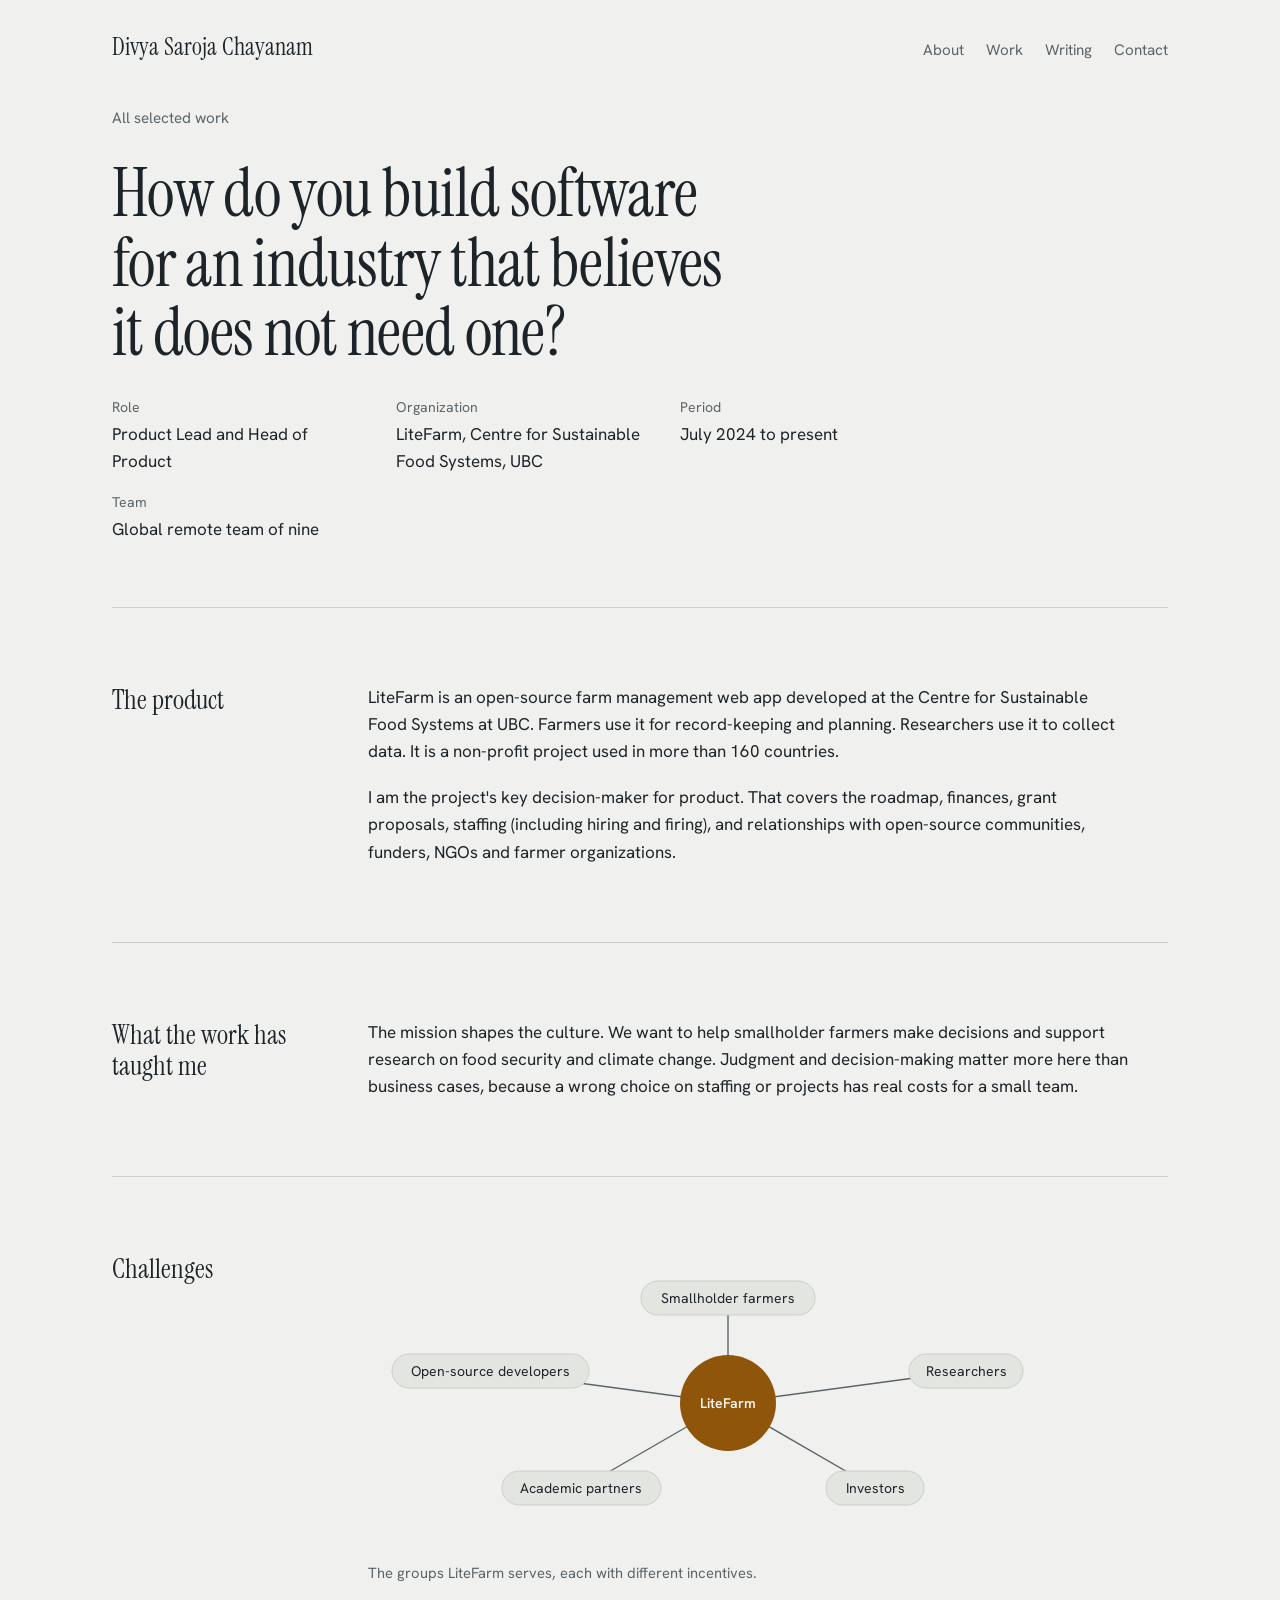
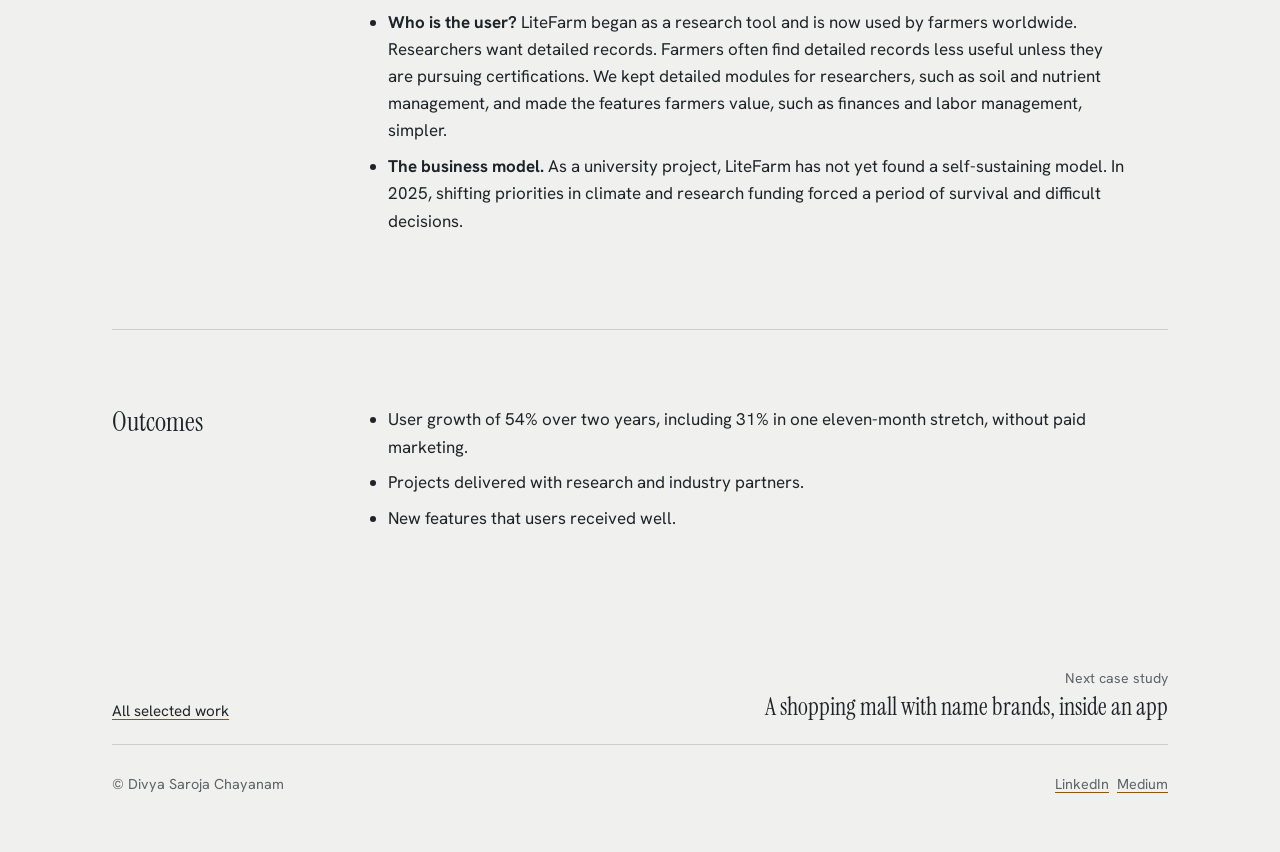
<file: litefarm.html>
<!doctype html>
<html lang="en">
<head>
<meta charset="utf-8">
<meta name="viewport" content="width=device-width, initial-scale=1, viewport-fit=cover">
<meta name="claude:viewport-fit-sides" content="cover">
<title>Divya Saroja Chayanam</title>
<link rel="preconnect" href="https://fonts.googleapis.com">
<link rel="preconnect" href="https://fonts.gstatic.com" crossorigin>
<link href="https://fonts.googleapis.com/css2?family=Hanken+Grotesk:wght@400;500;600&family=Instrument+Serif:ital@0;1&display=swap" rel="stylesheet">
<link rel="stylesheet" href="style.css">
</head>
<body data-case="litefarm">
<div class="wrap">
  <header class="site-head">
    <a class="name" href="index.html" data-site="site_name">Divya Saroja Chayanam</a>
    <nav aria-label="Main">
      <a href="index.html#about">About</a>
      <a href="index.html#work">Work</a>
      <a href="index.html#writing">Writing</a>
      <a href="index.html#contact">Contact</a>
    </nav>
  </header>
  <div class="load-error" id="load-error" hidden>
    <p>The content did not load. This page reads its text from the content folder, so it has to be opened from a web address. Opening the file directly from a computer will not work. If it is live, check that the content folder and its files were uploaded.</p>
  </div>
  <p class="crumb"><a href="index.html#work">All selected work</a></p>
  <section class="case-hero">
    <h1 id="case-hero-title"></h1>
    <dl class="facts" id="case-facts"></dl>
  </section>
  <div id="case-body"></div>
  <div class="next">
    <a class="back" href="index.html#work">All selected work</a>
    <span id="case-next" style="margin-left:auto"></span>
  </div>
  <footer id="site-footer"></footer>
</div>
<script src="app.js"></script>
</body>
</html>
</file>
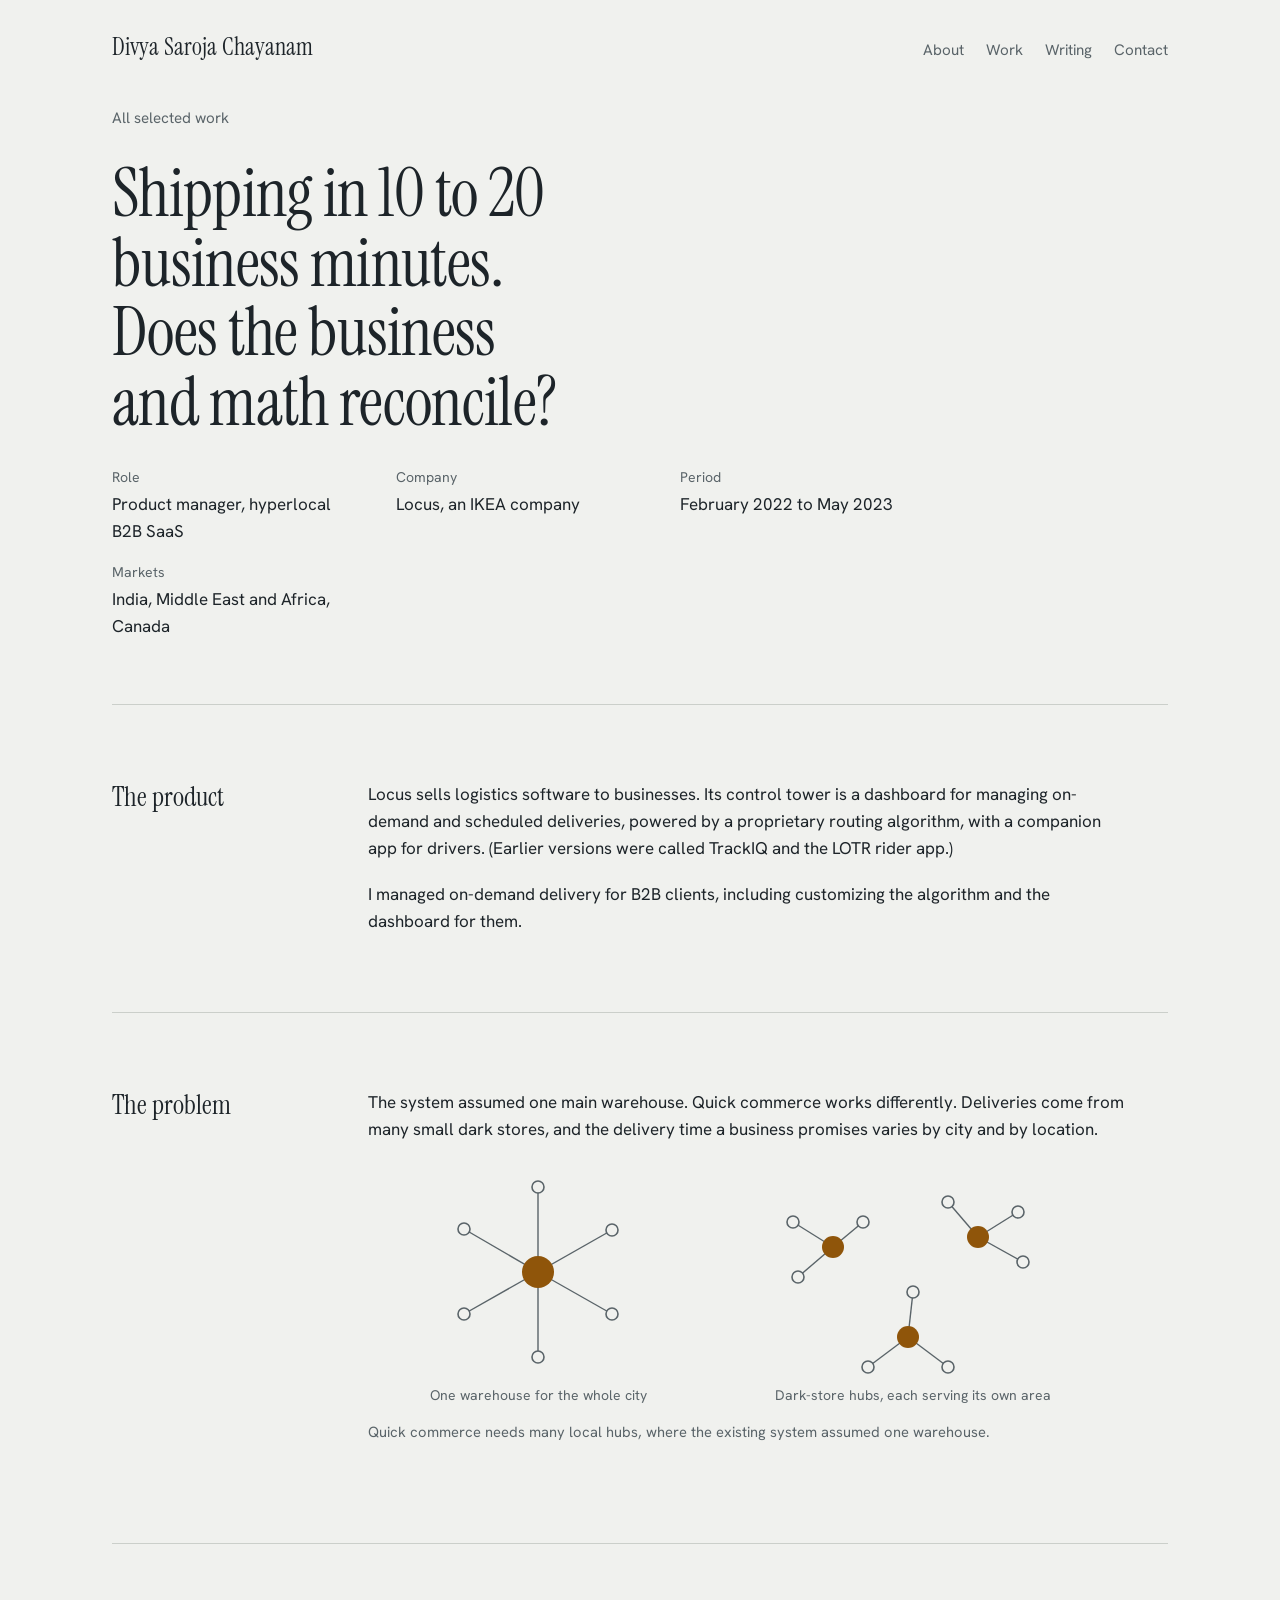
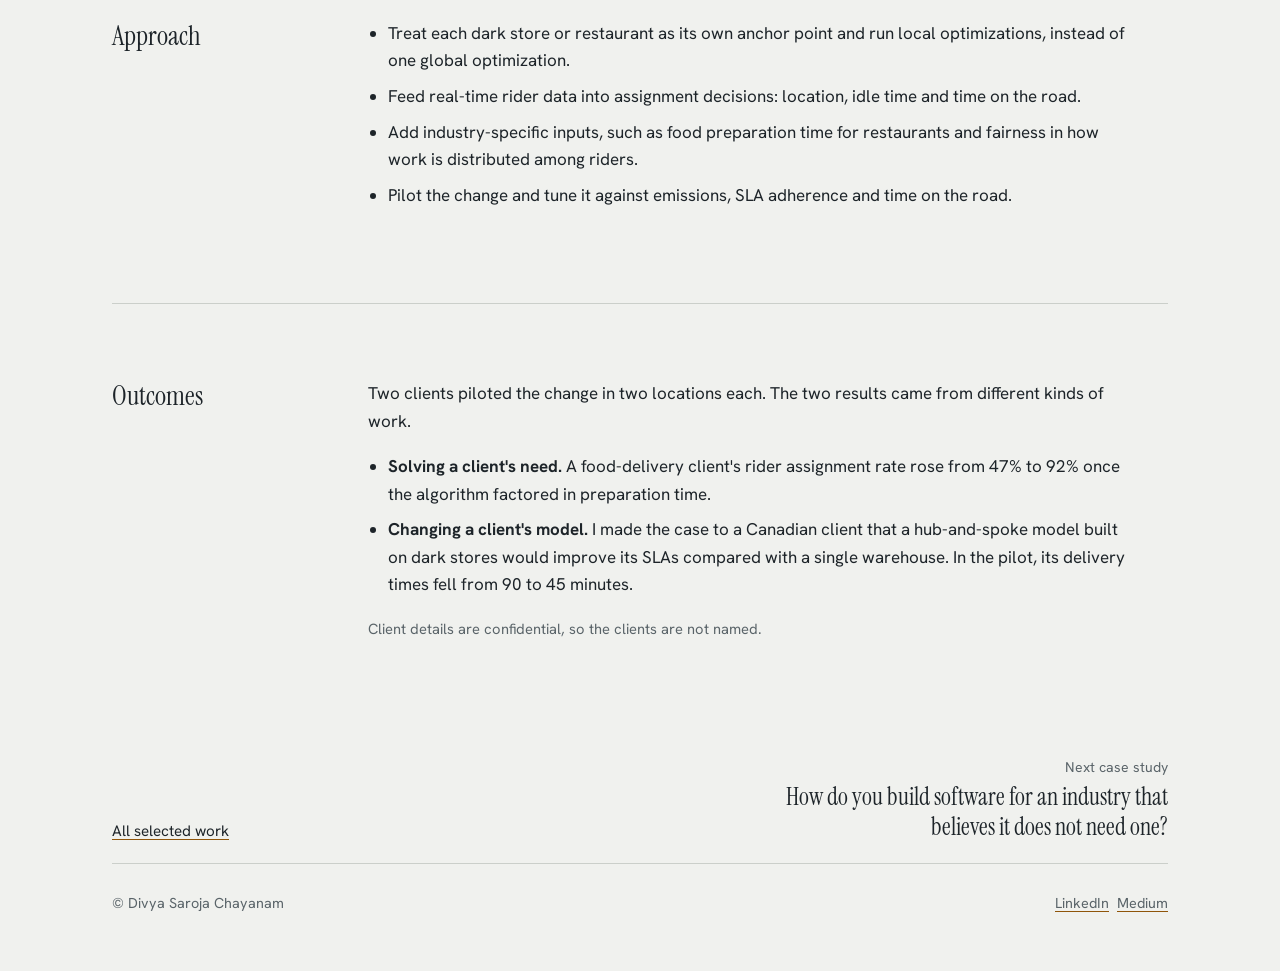
<file: locus.html>
<!doctype html>
<html lang="en">
<head>
<meta charset="utf-8">
<meta name="viewport" content="width=device-width, initial-scale=1, viewport-fit=cover">
<meta name="claude:viewport-fit-sides" content="cover">
<title>Divya Saroja Chayanam</title>
<link rel="preconnect" href="https://fonts.googleapis.com">
<link rel="preconnect" href="https://fonts.gstatic.com" crossorigin>
<link href="https://fonts.googleapis.com/css2?family=Hanken+Grotesk:wght@400;500;600&family=Instrument+Serif:ital@0;1&display=swap" rel="stylesheet">
<link rel="stylesheet" href="style.css">
</head>
<body data-case="locus">
<div class="wrap">
  <header class="site-head">
    <a class="name" href="index.html" data-site="site_name">Divya Saroja Chayanam</a>
    <nav aria-label="Main">
      <a href="index.html#about">About</a>
      <a href="index.html#work">Work</a>
      <a href="index.html#writing">Writing</a>
      <a href="index.html#contact">Contact</a>
    </nav>
  </header>
  <div class="load-error" id="load-error" hidden>
    <p>The content did not load. This page reads its text from the content folder, so it has to be opened from a web address. Opening the file directly from a computer will not work. If it is live, check that the content folder and its files were uploaded.</p>
  </div>
  <p class="crumb"><a href="index.html#work">All selected work</a></p>
  <section class="case-hero">
    <h1 id="case-hero-title"></h1>
    <dl class="facts" id="case-facts"></dl>
  </section>
  <div id="case-body"></div>
  <div class="next">
    <a class="back" href="index.html#work">All selected work</a>
    <span id="case-next" style="margin-left:auto"></span>
  </div>
  <footer id="site-footer"></footer>
</div>
<script src="app.js"></script>
</body>
</html>
</file>
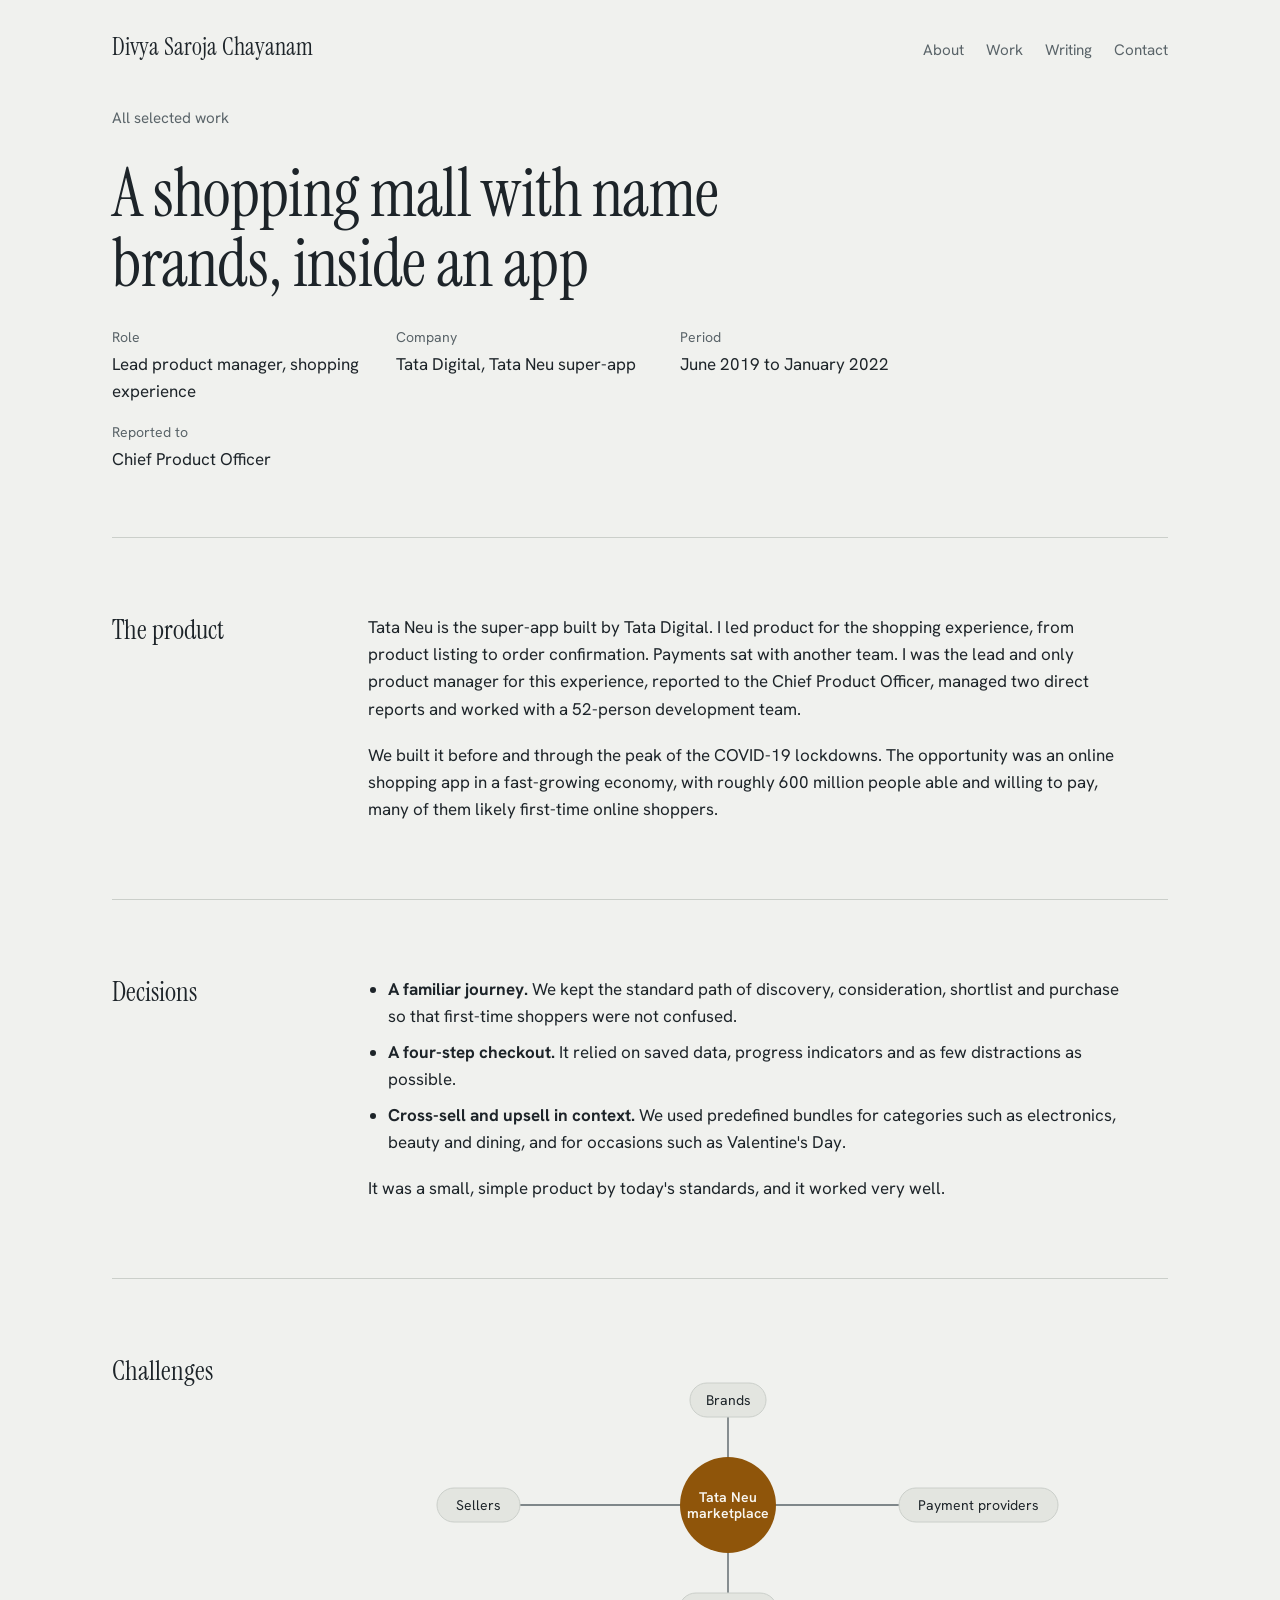
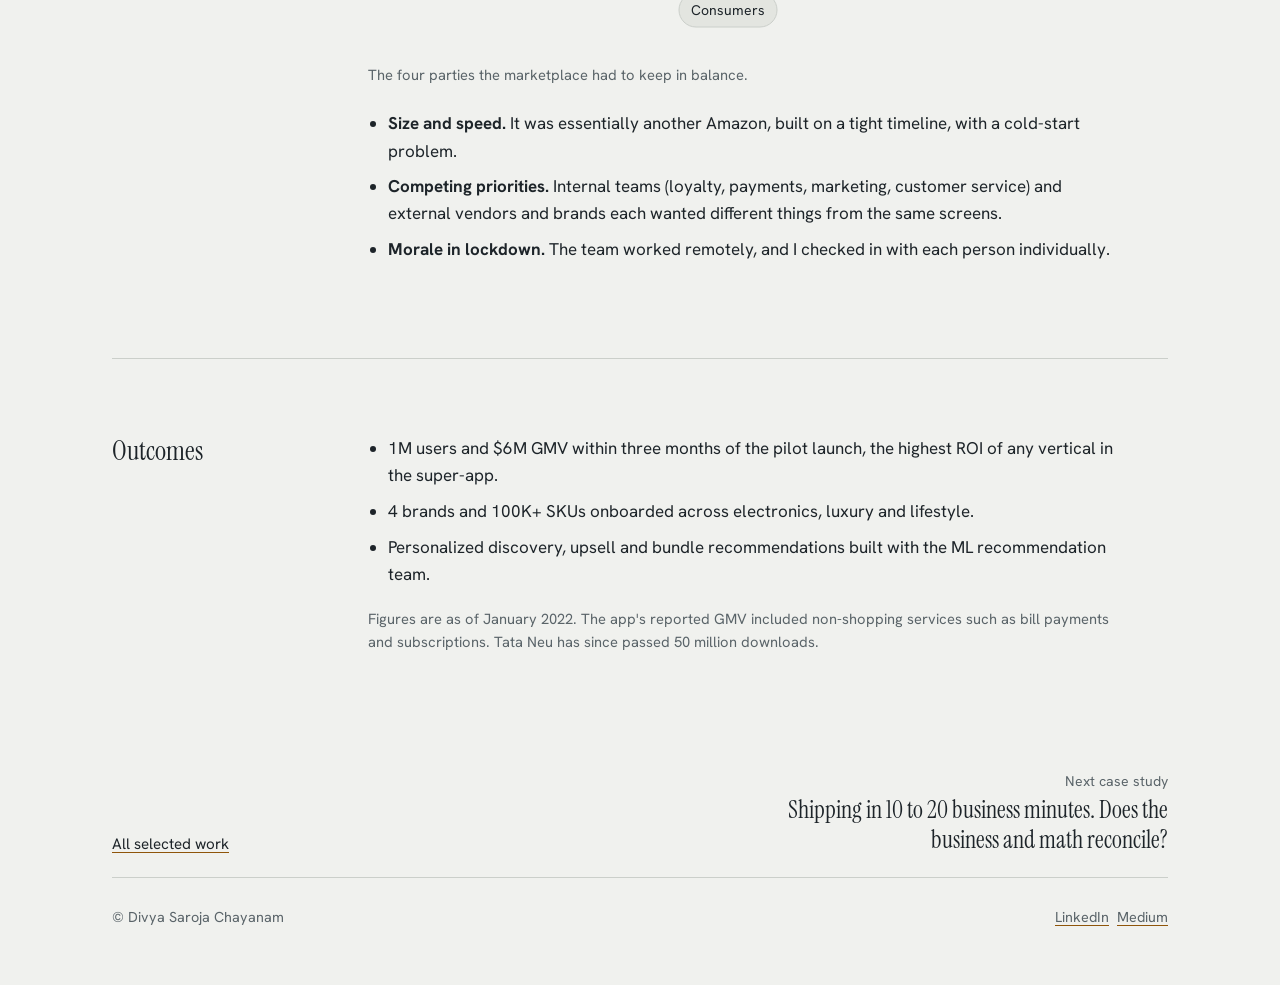
<file: tata-neu.html>
<!doctype html>
<html lang="en">
<head>
<meta charset="utf-8">
<meta name="viewport" content="width=device-width, initial-scale=1, viewport-fit=cover">
<meta name="claude:viewport-fit-sides" content="cover">
<title>Divya Saroja Chayanam</title>
<link rel="preconnect" href="https://fonts.googleapis.com">
<link rel="preconnect" href="https://fonts.gstatic.com" crossorigin>
<link href="https://fonts.googleapis.com/css2?family=Hanken+Grotesk:wght@400;500;600&family=Instrument+Serif:ital@0;1&display=swap" rel="stylesheet">
<link rel="stylesheet" href="style.css">
</head>
<body data-case="tata-neu">
<div class="wrap">
  <header class="site-head">
    <a class="name" href="index.html" data-site="site_name">Divya Saroja Chayanam</a>
    <nav aria-label="Main">
      <a href="index.html#about">About</a>
      <a href="index.html#work">Work</a>
      <a href="index.html#writing">Writing</a>
      <a href="index.html#contact">Contact</a>
    </nav>
  </header>
  <div class="load-error" id="load-error" hidden>
    <p>The content did not load. This page reads its text from the content folder, so it has to be opened from a web address. Opening the file directly from a computer will not work. If it is live, check that the content folder and its files were uploaded.</p>
  </div>
  <p class="crumb"><a href="index.html#work">All selected work</a></p>
  <section class="case-hero">
    <h1 id="case-hero-title"></h1>
    <dl class="facts" id="case-facts"></dl>
  </section>
  <div id="case-body"></div>
  <div class="next">
    <a class="back" href="index.html#work">All selected work</a>
    <span id="case-next" style="margin-left:auto"></span>
  </div>
  <footer id="site-footer"></footer>
</div>
<script src="app.js"></script>
</body>
</html>
</file>
<file: style.css>
/*
  Layout concept: one left-aligned editorial column. Section names sit in a
  narrow left margin in the display serif; content runs beside them. The
  boldness lives in one place, the oversized serif statement at the top.
  Everything else stays quiet.

  Palettes: walnut (default), harbor, ochre. Each has a light and a dark set.
  To lock one in, set PALETTE in app.js and delete the preview switcher.
*/

:root {
  --serif: "Instrument Serif", "Iowan Old Style", Georgia, serif;
  --sans: "Hanken Grotesk", "Helvetica Neue", Arial, sans-serif;

  /* walnut, light (default) */
  --bg: #f0e9e0;
  --bg-soft: #e6dccf;
  --ink: #2b1f16;
  --ink-2: #6b5a4b;
  --line: #cdbfae;
  --accent: #7b3f1d;
  --on-accent: #f7f1ea;
}

@media (prefers-color-scheme: dark) {
  :root:not([data-theme="light"]) {
    --bg: #1e1712; --bg-soft: #2a211a; --ink: #efe6da; --ink-2: #b3a394;
    --line: #43372d; --accent: #d49a6a; --on-accent: #1e1712;
    color-scheme: dark;
  }
}
:root[data-theme="dark"] {
  --bg: #1e1712; --bg-soft: #2a211a; --ink: #efe6da; --ink-2: #b3a394;
  --line: #43372d; --accent: #d49a6a; --on-accent: #1e1712;
  color-scheme: dark;
}

/* harbor, cool blue */
:root[data-palette="harbor"] {
  --bg: #ecf0f4; --bg-soft: #dfe6ed; --ink: #121d2b; --ink-2: #4f6073;
  --line: #c3cfda; --accent: #2c5a8c; --on-accent: #f3f7fb;
}
@media (prefers-color-scheme: dark) {
  :root:not([data-theme="light"])[data-palette="harbor"] {
    --bg: #0f1822; --bg-soft: #17232f; --ink: #e6edf4; --ink-2: #98a9bb;
    --line: #2a3a49; --accent: #7fb0de; --on-accent: #0f1822;
  }
}
:root[data-theme="dark"][data-palette="harbor"] {
  --bg: #0f1822; --bg-soft: #17232f; --ink: #e6edf4; --ink-2: #98a9bb;
  --line: #2a3a49; --accent: #7fb0de; --on-accent: #0f1822;
}

/* ochre, warm gold on slate neutrals */
:root[data-palette="ochre"] {
  --bg: #f0f1ee; --bg-soft: #e3e5e0; --ink: #1d2429; --ink-2: #5a6469;
  --line: #cbcfca; --accent: #8f550a; --on-accent: #f8f6f0;
}
@media (prefers-color-scheme: dark) {
  :root:not([data-theme="light"])[data-palette="ochre"] {
    --bg: #171b1f; --bg-soft: #20262b; --ink: #ecedea; --ink-2: #a2acb1;
    --line: #333b41; --accent: #e0a33e; --on-accent: #171b1f;
  }
}
:root[data-theme="dark"][data-palette="ochre"] {
  --bg: #171b1f; --bg-soft: #20262b; --ink: #ecedea; --ink-2: #a2acb1;
  --line: #333b41; --accent: #e0a33e; --on-accent: #171b1f;
}

* { box-sizing: border-box; }
html { scroll-behavior: smooth; }
body {
  margin: 0;
  background: var(--bg);
  color: var(--ink);
  font-family: var(--sans);
  font-size: 1.0625rem;
  line-height: 1.6;
  -webkit-font-smoothing: antialiased;
}
@media (prefers-reduced-motion: reduce) {
  html { scroll-behavior: auto; }
  * { transition: none !important; }
}

a { color: inherit; text-decoration-color: var(--accent); text-underline-offset: 0.2em; text-decoration-thickness: 1px; }
a:hover { color: var(--accent); }
:focus-visible { outline: 2px solid var(--accent); outline-offset: 3px; border-radius: 2px; }

.wrap {
  max-width: 1120px;
  margin: 0 auto;
  padding-left: max(16px, env(safe-area-inset-left, 0px));
  padding-right: max(16px, env(safe-area-inset-right, 0px));
}
@media (min-width: 720px) {
  .wrap { padding-left: max(32px, env(safe-area-inset-left, 0px)); padding-right: max(32px, env(safe-area-inset-right, 0px)); }
}

/* header */
.site-head { display: flex; justify-content: space-between; align-items: baseline; gap: 16px; flex-wrap: wrap; padding-block: 28px 0; }
.site-head .name { font-family: var(--serif); font-size: 1.5rem; text-decoration: none; letter-spacing: 0.005em; }
.site-head nav { display: flex; gap: 22px; flex-wrap: wrap; font-size: 0.95rem; }
.site-head nav a { text-decoration: none; color: var(--ink-2); }
.site-head nav a:hover { color: var(--accent); }

/* hero */
.hero { padding-block: clamp(56px, 11vw, 120px) clamp(48px, 8vw, 88px); }
.hero h1 {
  font-family: var(--serif);
  font-weight: 400;
  font-size: clamp(2.7rem, 7vw, 5.6rem);
  line-height: 1.02;
  letter-spacing: -0.012em;
  margin: 0 0 clamp(24px, 4vw, 40px);
  max-width: 17ch;
  text-wrap: balance;
}
.hero p { margin: 0; max-width: 54ch; font-size: 1.2rem; color: var(--ink-2); }
.hero p + p { margin-top: 14px; }

/* sections: name in the left margin, content beside it */
.sec {
  display: grid;
  grid-template-columns: minmax(0, 200px) minmax(0, 1fr);
  gap: 20px 56px;
  padding-block: clamp(44px, 7vw, 76px);
  border-top: 1px solid var(--line);
}
.sec > h2 { font-family: var(--serif); font-weight: 400; font-size: 1.7rem; line-height: 1.15; margin: 0; }
.sec .body { min-width: 0; max-width: 64ch; }
.sec .body.wide { max-width: 760px; }
@media (max-width: 760px) { .sec { grid-template-columns: minmax(0, 1fr); } }

.about p { margin: 0 0 1.1em; font-size: 1.14rem; line-height: 1.65; }
.about p:last-child { margin-bottom: 0; }

/* what I bring */
.brings { display: grid; gap: 34px; }
.brings h3 { font-family: var(--serif); font-weight: 400; font-size: 1.55rem; line-height: 1.2; margin: 0 0 6px; }
.brings p { margin: 0; }

/* selected work: the question is the title */
.cases { display: grid; gap: 0; }
.case { display: block; text-decoration: none; padding-block: 28px; border-bottom: 1px solid var(--line); }
.case:first-child { padding-top: 0; }
.case:last-child { border-bottom: 0; padding-bottom: 0; }
.case .meta { font-size: 0.92rem; color: var(--ink-2); margin-bottom: 8px; }
.case h3 { font-family: var(--serif); font-weight: 400; font-size: clamp(1.6rem, 3.4vw, 2.15rem); line-height: 1.12; margin: 0 0 10px; text-wrap: balance; transition: color 0.15s ease; }
.case p { margin: 0 0 10px; color: var(--ink-2); }
.case .res { color: var(--ink); font-weight: 500; }
.case .go { font-size: 0.95rem; text-decoration: underline; text-decoration-color: var(--accent); text-underline-offset: 0.2em; text-decoration-thickness: 1px; }
.case:hover h3, .case:hover .go { color: var(--accent); }

/* writing */
.writing { list-style: none; padding: 0; margin: 0; display: grid; gap: 0; }
.writing li { display: grid; grid-template-columns: 6.2rem minmax(0, 1fr); gap: 4px 20px; padding-block: 18px; border-bottom: 1px solid var(--line); }
.writing li:first-child { padding-top: 0; }
.writing .when { font-size: 0.92rem; color: var(--ink-2); font-variant-numeric: tabular-nums; padding-top: 0.35em; }
.writing .t { font-family: var(--serif); font-size: 1.4rem; line-height: 1.2; text-decoration: none; }
.writing .t:hover { color: var(--accent); text-decoration: underline; text-decoration-color: var(--accent); }
.writing .n { margin: 4px 0 0; color: var(--ink-2); font-size: 0.98rem; }
.writing .src { color: var(--ink-2); font-size: 0.88rem; margin-left: 8px; }
@media (max-width: 520px) { .writing li { grid-template-columns: minmax(0, 1fr); } }
.more { margin: 22px 0 0; font-size: 0.98rem; }
.empty { color: var(--ink-2); margin: 0; }

/* built */
.built p { margin: 0 0 1em; }
.built p:last-child { margin-bottom: 0; }
.built strong { font-weight: 600; }

/* reach out */
.reach .lede { font-family: var(--serif); font-size: clamp(1.7rem, 3.6vw, 2.4rem); line-height: 1.15; margin: 0 0 26px; max-width: 24ch; text-wrap: balance; }
.btn { display: inline-block; padding: 12px 22px; background: var(--accent); color: var(--on-accent); border-radius: 4px; text-decoration: none; font-weight: 500; transition: opacity 0.15s ease; }
.btn:hover { color: var(--on-accent); opacity: 0.88; }
.reach .alt { margin: 18px 0 0; color: var(--ink-2); font-size: 0.98rem; }
.reach .alt a { margin-right: 18px; }

footer { border-top: 1px solid var(--line); padding-block: 28px 56px; color: var(--ink-2); font-size: 0.9rem; display: flex; justify-content: space-between; gap: 12px 24px; flex-wrap: wrap; }
footer a { color: inherit; }

/* case study pages */
.crumb { margin: 40px 0 0; font-size: 0.95rem; }
.crumb a { color: var(--ink-2); text-decoration: none; }
.crumb a:hover { color: var(--accent); }
.case-hero { padding-block: 28px clamp(36px, 6vw, 64px); }
.case-hero h1 { font-family: var(--serif); font-weight: 400; font-size: clamp(2.3rem, 5.6vw, 4.2rem); line-height: 1.04; letter-spacing: -0.01em; margin: 0 0 28px; max-width: 20ch; text-wrap: balance; }
.facts { display: grid; grid-template-columns: repeat(auto-fit, minmax(190px, 1fr)); gap: 16px 32px; margin: 0; max-width: 820px; }
.facts div { min-width: 0; }
.facts dt { font-size: 0.88rem; color: var(--ink-2); }
.facts dd { margin: 2px 0 0; }
.prose p { margin: 0 0 1.1em; }
.prose p:last-child { margin-bottom: 0; }
.prose ul { margin: 0 0 1.1em; padding-left: 1.2em; }
.prose li { margin-bottom: 0.5em; }
.prose h3 { font-family: var(--serif); font-weight: 400; font-size: 1.35rem; margin: 1.6em 0 0.4em; }
.prose h3:first-child { margin-top: 0; }
.note { font-size: 0.92rem; color: var(--ink-2); }
.next { display: flex; justify-content: space-between; align-items: flex-end; gap: 24px; flex-wrap: wrap; padding-block: 40px 20px; }
.next .back { font-size: 0.95rem; }
.next .nx { margin-left: auto; max-width: 440px; text-align: right; }
.next .cap { display: block; font-size: 0.88rem; color: var(--ink-2); margin-bottom: 4px; }
.next .nt { font-family: var(--serif); font-size: 1.5rem; line-height: 1.15; text-decoration: none; text-wrap: balance; }
.next .nt:hover { color: var(--accent); text-decoration: underline; text-decoration-color: var(--accent); }
@media (max-width: 560px) { .next .nx { margin-left: 0; text-align: left; max-width: none; } }

/* optional portrait: add photo.jpg to the site folder and it appears beside About */
.sec.about > .body { grid-row: 1 / span 2; }
.sec.about > h2 { grid-row: 1; }
.portrait { grid-column: 1; grid-row: 2; align-self: start; margin: 8px 0 0; }
.portrait img { display: block; width: 100%; max-width: 180px; aspect-ratio: 4 / 5; object-fit: cover; border-radius: 4px; background: var(--bg-soft); }
@media (max-width: 760px) {
  .sec.about > h2 { grid-row: 1; }
  .portrait { grid-row: 2; }
  .sec.about > .body { grid-row: 3; }
  .portrait img { max-width: 160px; }
}

/* preview palette switcher (delete once you pick one) */

/* tinted bands, full width */
.band { background: var(--bg-soft); box-shadow: 0 0 0 100vmax var(--bg-soft); clip-path: inset(0 -100vmax); border-top-color: transparent; }

/* diagrams */
.dg { margin: 0 0 1.4em; max-width: 720px; }
.dg svg { display: block; width: 100%; height: auto; color: var(--ink); }
.dg .ln { stroke: var(--ink-2); stroke-width: 1.4; fill: none; }
.dg .hub { fill: var(--accent); }
.dg .dot { fill: var(--bg); stroke: var(--ink-2); stroke-width: 1.6; }
.dg .pill { fill: var(--bg-soft); stroke: var(--line); stroke-width: 1; }
.dg text { fill: var(--ink); font-family: var(--sans); font-size: 14px; }
.dg .ctr { fill: var(--on-accent); font-weight: 600; font-size: 14px; }
.dg .cap { fill: var(--ink-2); font-size: 14px; }
.dg figcaption { margin-top: 8px; font-size: 0.92rem; color: var(--ink-2); }

/* thumbnails on the home page case rows */
.case { display: grid; grid-template-columns: minmax(0, 1fr) 240px; gap: 8px 36px; align-items: center; }
.case .thumb { display: block; }
.case .thumb svg { display: block; width: 100%; height: auto; color: var(--ink); }
.case .thumb .ln { stroke: var(--ink-2); stroke-width: 4.5; fill: none; }
.case .thumb .hub { fill: var(--accent); }
.case .thumb .dot { fill: var(--bg); stroke: var(--ink-2); stroke-width: 5; }
@media (max-width: 700px) {
  .case { grid-template-columns: minmax(0, 1fr); }
  .case .thumb { order: -1; width: 210px; margin-bottom: 12px; }
}

/* uploaded illustrations */
.case .thumb.is-photo img { display: block; width: 100%; aspect-ratio: 4 / 3; object-fit: cover; border-radius: 4px; background: var(--bg-soft); }
.writing li.has-img { grid-template-columns: 6.2rem minmax(0, 1fr) 200px; }
.writing .pic { margin: 0; }
.writing .pic img { display: block; width: 100%; aspect-ratio: 4 / 3; object-fit: cover; border-radius: 4px; background: var(--bg-soft); }
@media (max-width: 760px) {
  .writing li.has-img { grid-template-columns: 6.2rem minmax(0, 1fr); }
  .writing li.has-img .pic { grid-column: 1 / -1; max-width: 260px; margin-top: 8px; }
}
@media (max-width: 520px) {
  .writing li.has-img { grid-template-columns: minmax(0, 1fr); }
  .writing li.has-img .pic { grid-column: auto; }
}

[hidden] { display: none !important; }
.case.no-thumb { grid-template-columns: minmax(0, 1fr); }
.load-error { margin: 40px 0; padding: 20px 24px; border: 1px solid var(--line); border-radius: 8px; color: var(--ink-2); }
.load-error p { margin: 0; }
</file>
